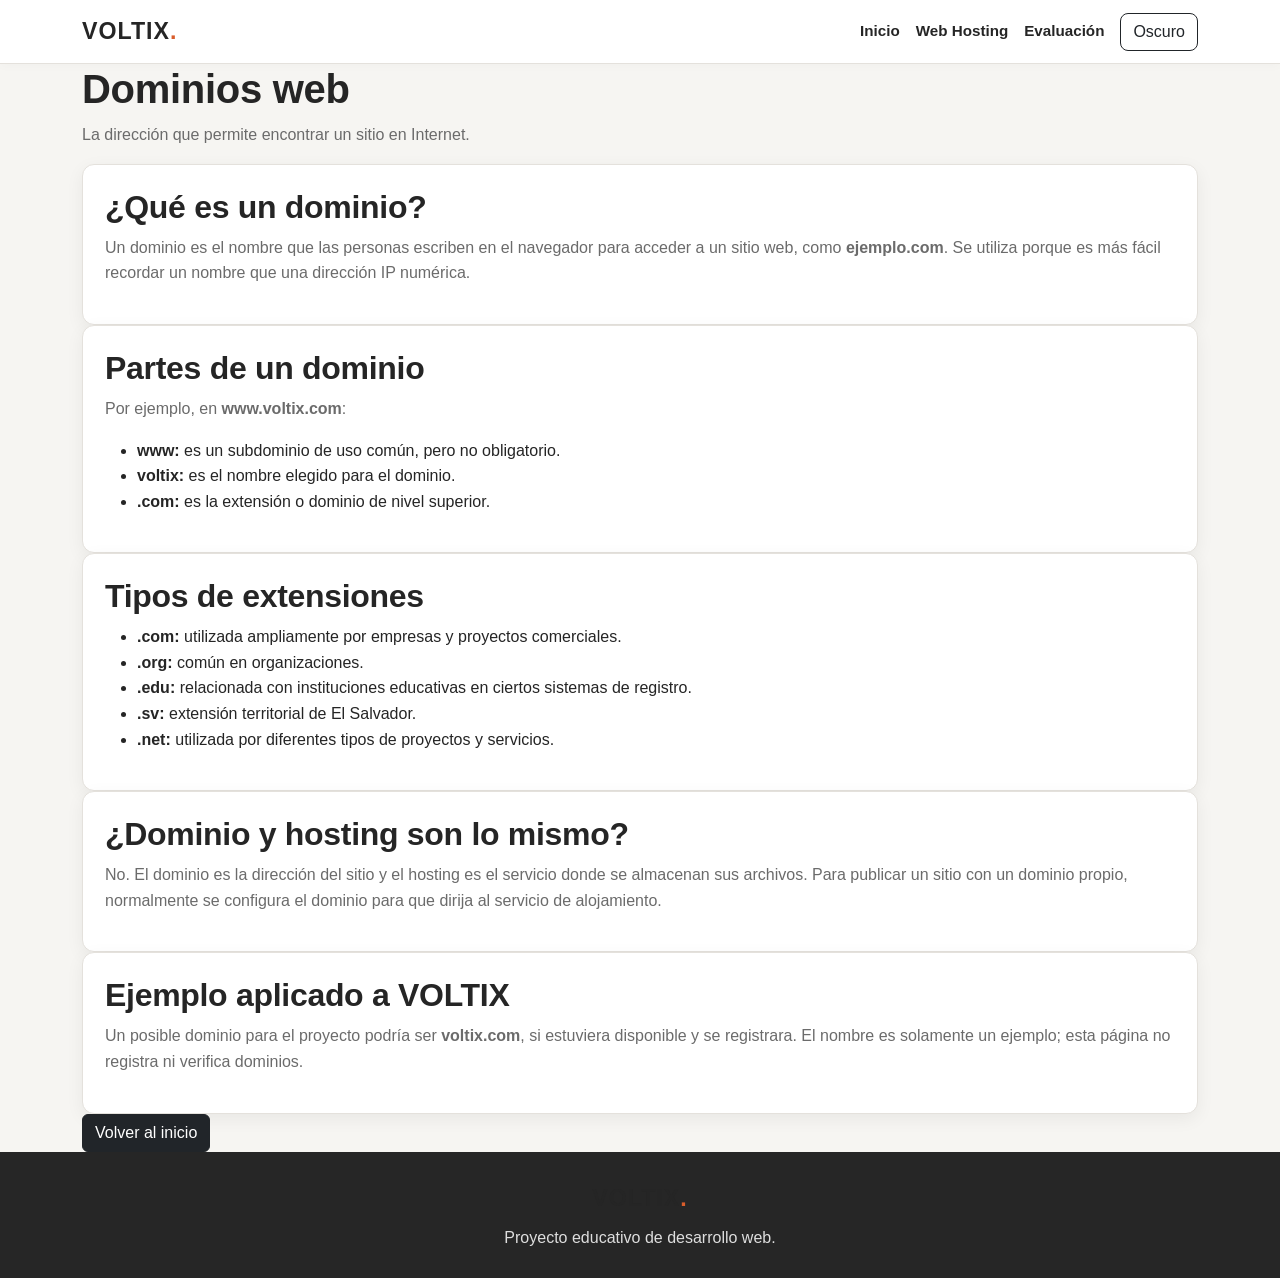
<file: dominios.html>
<!DOCTYPE html>
<html lang="es">
<head>
  <meta charset="UTF-8">
  <meta name="viewport" content="width=device-width, initial-scale=1.0">
  <title>Dominios | VOLTIX</title>
  <link href="https://cdn.jsdelivr.net/npm/bootstrap@5.3.3/dist/css/bootstrap.min.css" rel="stylesheet">
  <link rel="stylesheet" href="style.css">
</head>
<body>
  <nav class="navbar navbar-expand-lg sticky-top">
    <div class="container">
      <a class="navbar-brand fw-bold" href="index.html">VOLTIX<span>.</span></a>
      <button class="navbar-toggler" data-bs-toggle="collapse" data-bs-target="#menu">
        <span class="navbar-toggler-icon"></span>
      </button>
      <div class="collapse navbar-collapse" id="menu">
        <ul class="navbar-nav ms-auto align-items-lg-center">
          <li class="nav-item"><a class="nav-link" href="index.html">Inicio</a></li>
          <li class="nav-item"><a class="nav-link" href="hosting.html">Web Hosting</a></li>
          <li class="nav-item"><a class="nav-link" href="evaluacion.html">Evaluación</a></li>
          <li class="nav-item"><button class="btn btn-outline-dark ms-lg-2" id="modoBtn">🌙 Modo oscuro</button></li>
        </ul>
      </div>
    </div>
  </nav>

  <header class="page-header">
    <div class="container">
      <h1>Dominios web</h1>
      <p>La dirección que permite encontrar un sitio en Internet.</p>
    </div>
  </header>

  <main class="container content-section">
    <section class="info-card">
      <h2>¿Qué es un dominio?</h2>
      <p>Un dominio es el nombre que las personas escriben en el navegador para acceder a un sitio web, como <strong>ejemplo.com</strong>. Se utiliza porque es más fácil recordar un nombre que una dirección IP numérica.</p>
    </section>

    <section class="info-card">
      <h2>Partes de un dominio</h2>
      <p>Por ejemplo, en <strong>www.voltix.com</strong>:</p>
      <ul>
        <li><strong>www:</strong> es un subdominio de uso común, pero no obligatorio.</li>
        <li><strong>voltix:</strong> es el nombre elegido para el dominio.</li>
        <li><strong>.com:</strong> es la extensión o dominio de nivel superior.</li>
      </ul>
    </section>

    <section class="info-card">
      <h2>Tipos de extensiones</h2>
      <ul>
        <li><strong>.com:</strong> utilizada ampliamente por empresas y proyectos comerciales.</li>
        <li><strong>.org:</strong> común en organizaciones.</li>
        <li><strong>.edu:</strong> relacionada con instituciones educativas en ciertos sistemas de registro.</li>
        <li><strong>.sv:</strong> extensión territorial de El Salvador.</li>
        <li><strong>.net:</strong> utilizada por diferentes tipos de proyectos y servicios.</li>
      </ul>
    </section>

    <section class="info-card">
      <h2>¿Dominio y hosting son lo mismo?</h2>
      <p>No. El dominio es la dirección del sitio y el hosting es el servicio donde se almacenan sus archivos. Para publicar un sitio con un dominio propio, normalmente se configura el dominio para que dirija al servicio de alojamiento.</p>
    </section>

    <section class="info-card">
      <h2>Ejemplo aplicado a VOLTIX</h2>
      <p>Un posible dominio para el proyecto podría ser <strong>voltix.com</strong>, si estuviera disponible y se registrara. El nombre es solamente un ejemplo; esta página no registra ni verifica dominios.</p>
    </section>

    <a href="index.html" class="btn btn-dark">Volver al inicio</a>
  </main>

  <footer class="footer text-center">
    <div class="container">
      <a class="navbar-brand fw-bold" href="index.html">VOLTIX<span>.</span></a>
      <p class="mt-2 mb-0">Proyecto educativo de desarrollo web.</p>
    </div>
  </footer>

  <script src="https://code.jquery.com/jquery-3.7.1.min.js"></script>
  <script src="https://cdn.jsdelivr.net/npm/bootstrap@5.3.3/dist/js/bootstrap.bundle.min.js"></script>
  <script src="script.js"></script>
</body>
</html>
</file>
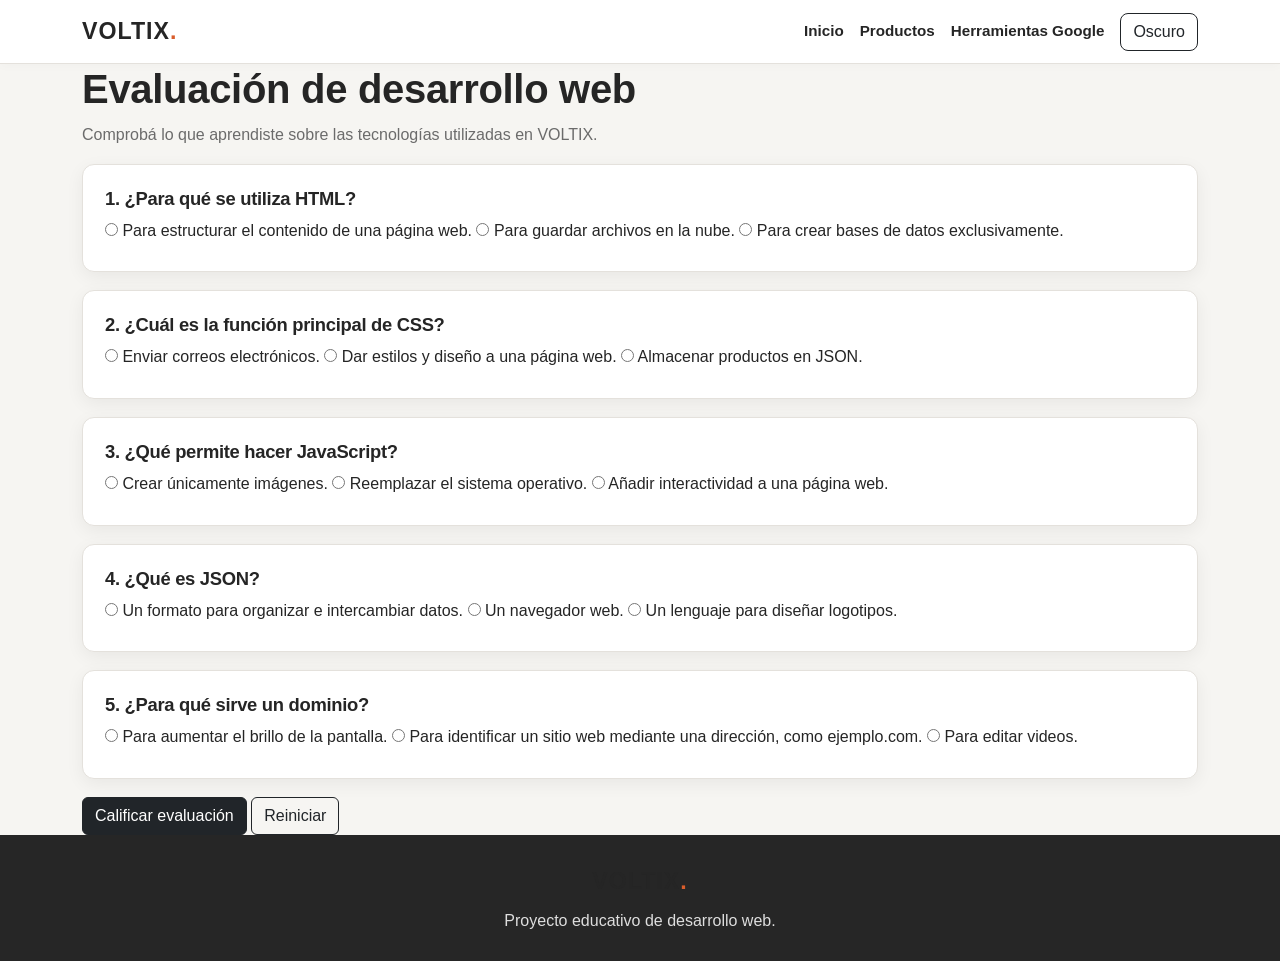
<file: evaluacion.html>
<!DOCTYPE html>
<html lang="es">
<head>
  <meta charset="UTF-8">
  <meta name="viewport" content="width=device-width, initial-scale=1.0">
  <title>Evaluación | VOLTIX</title>
  <link href="https://cdn.jsdelivr.net/npm/bootstrap@5.3.3/dist/css/bootstrap.min.css" rel="stylesheet">
  <link rel="stylesheet" href="style.css">
</head>
<body>
  <nav class="navbar navbar-expand-lg sticky-top">
    <div class="container">
      <a class="navbar-brand fw-bold" href="index.html">VOLTIX<span>.</span></a>
      <button class="navbar-toggler" data-bs-toggle="collapse" data-bs-target="#menu">
        <span class="navbar-toggler-icon"></span>
      </button>
      <div class="collapse navbar-collapse" id="menu">
        <ul class="navbar-nav ms-auto align-items-lg-center">
          <li class="nav-item"><a class="nav-link" href="index.html">Inicio</a></li>
          <li class="nav-item"><a class="nav-link" href="producto.html">Productos</a></li>
          <li class="nav-item"><a class="nav-link" href="herramientas-google.html">Herramientas Google</a></li>
          <li class="nav-item"><button class="btn btn-outline-dark ms-lg-2" id="modoBtn">🌙 Modo oscuro</button></li>
        </ul>
      </div>
    </div>
  </nav>

  <header class="page-header">
    <div class="container">
      <h1>Evaluación de desarrollo web</h1>
      <p>Comprobá lo que aprendiste sobre las tecnologías utilizadas en VOLTIX.</p>
    </div>
  </header>

  <main class="container section">
    <form id="quizForm">
      <div class="question-card">
        <h3>1. ¿Para qué se utiliza HTML?</h3>
        <label><input type="radio" name="p1" value="a" required> Para estructurar el contenido de una página web.</label>
        <label><input type="radio" name="p1" value="b"> Para guardar archivos en la nube.</label>
        <label><input type="radio" name="p1" value="c"> Para crear bases de datos exclusivamente.</label>
      </div>

      <div class="question-card">
        <h3>2. ¿Cuál es la función principal de CSS?</h3>
        <label><input type="radio" name="p2" value="a" required> Enviar correos electrónicos.</label>
        <label><input type="radio" name="p2" value="b"> Dar estilos y diseño a una página web.</label>
        <label><input type="radio" name="p2" value="c"> Almacenar productos en JSON.</label>
      </div>

      <div class="question-card">
        <h3>3. ¿Qué permite hacer JavaScript?</h3>
        <label><input type="radio" name="p3" value="a" required> Crear únicamente imágenes.</label>
        <label><input type="radio" name="p3" value="b"> Reemplazar el sistema operativo.</label>
        <label><input type="radio" name="p3" value="c"> Añadir interactividad a una página web.</label>
      </div>

      <div class="question-card">
        <h3>4. ¿Qué es JSON?</h3>
        <label><input type="radio" name="p4" value="a" required> Un formato para organizar e intercambiar datos.</label>
        <label><input type="radio" name="p4" value="b"> Un navegador web.</label>
        <label><input type="radio" name="p4" value="c"> Un lenguaje para diseñar logotipos.</label>
      </div>

      <div class="question-card">
        <h3>5. ¿Para qué sirve un dominio?</h3>
        <label><input type="radio" name="p5" value="a" required> Para aumentar el brillo de la pantalla.</label>
        <label><input type="radio" name="p5" value="b"> Para identificar un sitio web mediante una dirección, como ejemplo.com.</label>
        <label><input type="radio" name="p5" value="c"> Para editar videos.</label>
      </div>

      <button class="btn btn-dark" type="submit">Calificar evaluación</button>
      <button class="btn btn-outline-dark" type="reset" id="reiniciarQuiz">Reiniciar</button>
    </form>

    <div id="resultadoQuiz" class="resultado" aria-live="polite" hidden></div>
  </main>

  <footer class="footer text-center">
    <div class="container">
      <a class="navbar-brand fw-bold" href="index.html">VOLTIX<span>.</span></a>
      <p class="mt-2 mb-0">Proyecto educativo de desarrollo web.</p>
    </div>
  </footer>

  <script src="https://code.jquery.com/jquery-3.7.1.min.js"></script>
  <script src="https://cdn.jsdelivr.net/npm/bootstrap@5.3.3/dist/js/bootstrap.bundle.min.js"></script>
  <script src="script.js"></script>
  <script>
    $("#quizForm").on("submit", function (evento) {
      evento.preventDefault();

      const respuestas = {
        p1: "a",
        p2: "b",
        p3: "c",
        p4: "a",
        p5: "b"
      };

      let puntos = 0;

      Object.keys(respuestas).forEach(function (pregunta) {
        if ($('input[name="' + pregunta + '"]:checked').val() === respuestas[pregunta]) {
          puntos++;
        }
      });

      const nota = (puntos / 5) * 10;
      const resultado = $("#resultadoQuiz");

      resultado.prop("hidden", false);
      resultado.html(
        "<h3>Tu resultado: " + puntos + " de 5</h3>" +
        "<p>Calificación: " + nota.toFixed(1) + " / 10</p>" +
        "<p>" + (puntos === 5 ? "¡Excelente trabajo!" : "Repasá los temas e intentá nuevamente.") + "</p>"
      );
    });

    $("#reiniciarQuiz").on("click", function () {
      $("#resultadoQuiz").prop("hidden", true).empty();
    });
  </script>
</body>
</html>
</file>
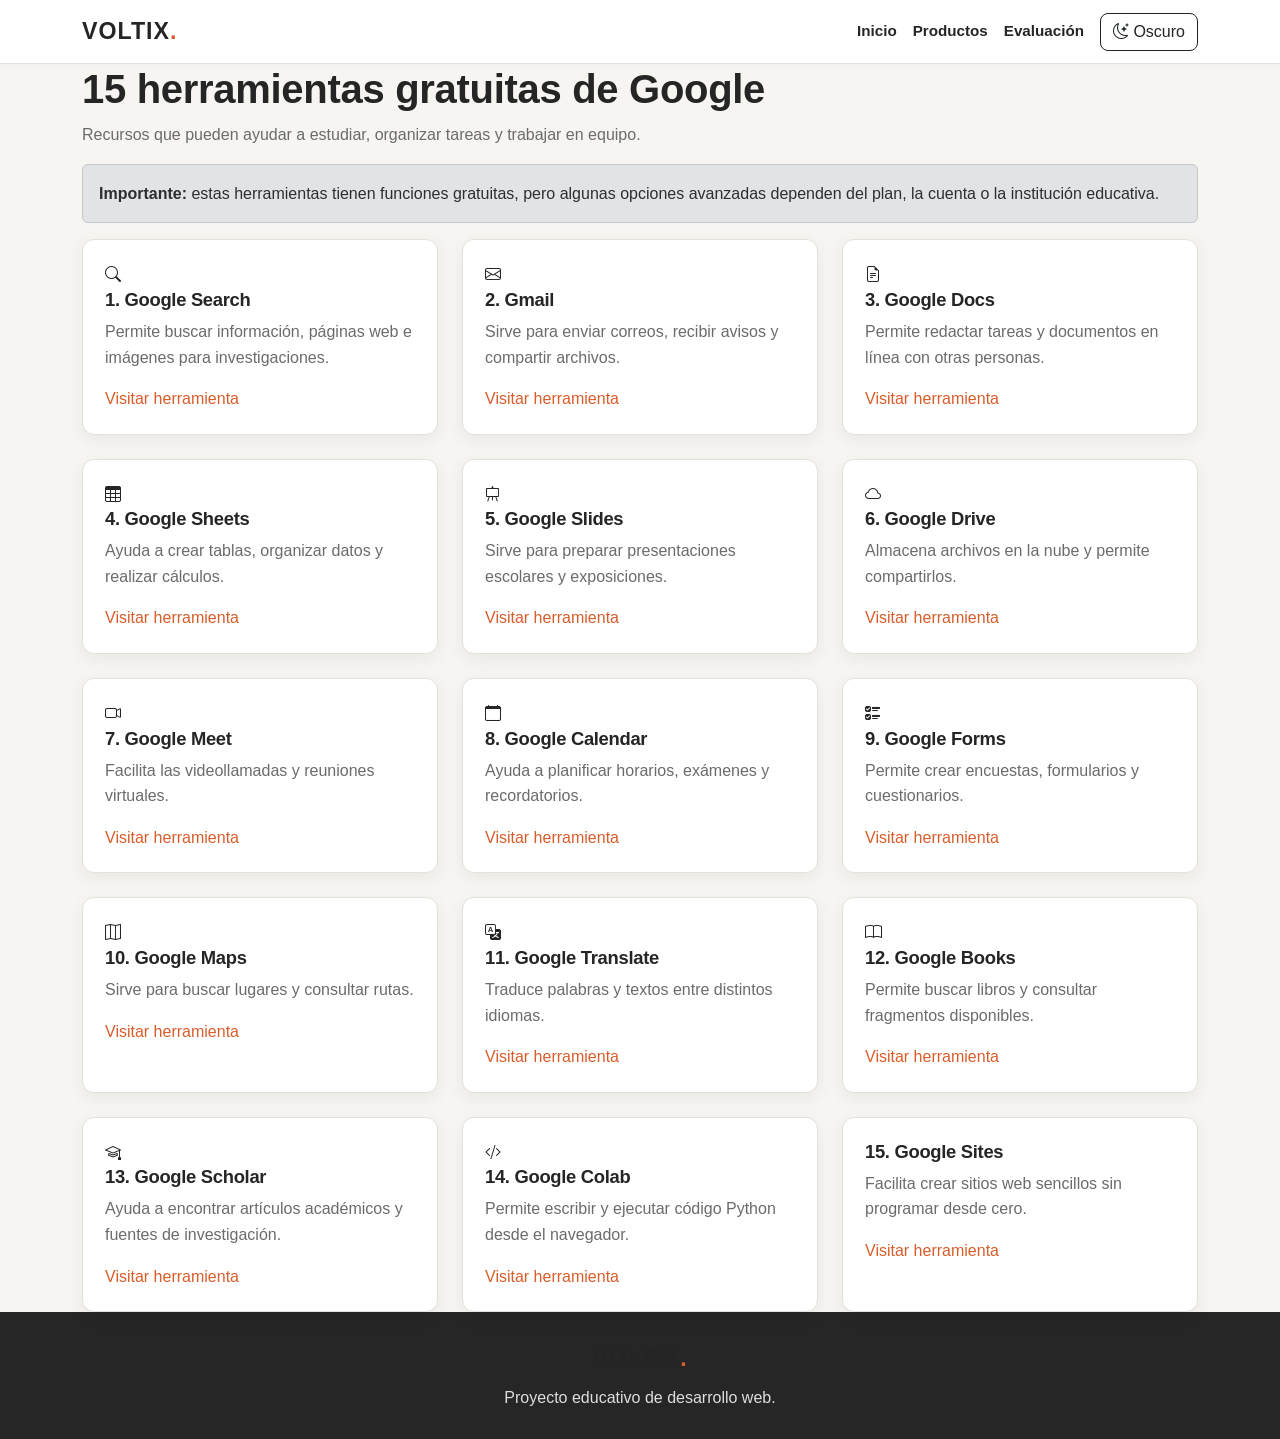
<file: herramientas-google.html>
<!DOCTYPE html>
<html lang="es">
<head>
  <meta charset="UTF-8">
  <meta name="viewport" content="width=device-width, initial-scale=1.0">
  <title>Herramientas de Google | VOLTIX</title>
  <link href="https://cdn.jsdelivr.net/npm/bootstrap@5.3.3/dist/css/bootstrap.min.css" rel="stylesheet">
  <link href="https://cdn.jsdelivr.net/npm/bootstrap-icons@1.11.3/font/bootstrap-icons.min.css" rel="stylesheet">
  <link rel="stylesheet" href="style.css">
</head>
<body>
  <nav class="navbar navbar-expand-lg sticky-top">
    <div class="container">
      <a class="navbar-brand fw-bold" href="index.html">VOLTIX<span>.</span></a>
      <button class="navbar-toggler" data-bs-toggle="collapse" data-bs-target="#menu">
        <span class="navbar-toggler-icon"></span>
      </button>
      <div class="collapse navbar-collapse" id="menu">
        <ul class="navbar-nav ms-auto align-items-lg-center">
          <li class="nav-item"><a class="nav-link" href="index.html">Inicio</a></li>
          <li class="nav-item"><a class="nav-link" href="producto.html">Productos</a></li>
          <li class="nav-item"><a class="nav-link" href="evaluacion.html">Evaluación</a></li>
          <li class="nav-item"><button class="btn btn-outline-dark ms-lg-2" id="modoBtn">🌙 Modo oscuro</button></li>
        </ul>
      </div>
    </div>
  </nav>

  <header class="page-header">
    <div class="container">
      <h1>15 herramientas gratuitas de Google</h1>
      <p>Recursos que pueden ayudar a estudiar, organizar tareas y trabajar en equipo.</p>
    </div>
  </header>

  <main class="container section">
    <div class="alert alert-secondary">
      <strong>Importante:</strong> estas herramientas tienen funciones gratuitas, pero algunas opciones avanzadas dependen del plan, la cuenta o la institución educativa.
    </div>

    <div class="row g-4">
      <div class="col-md-6 col-lg-4"><article class="tool-card"><i class="bi bi-search"></i><h3>1. Google Search</h3><p>Permite buscar información, páginas web e imágenes para investigaciones.</p><a href="https://www.google.com/" target="_blank" rel="noopener">Visitar herramienta</a></article></div>
      <div class="col-md-6 col-lg-4"><article class="tool-card"><i class="bi bi-envelope"></i><h3>2. Gmail</h3><p>Sirve para enviar correos, recibir avisos y compartir archivos.</p><a href="https://mail.google.com/" target="_blank" rel="noopener">Visitar herramienta</a></article></div>
      <div class="col-md-6 col-lg-4"><article class="tool-card"><i class="bi bi-file-earmark-text"></i><h3>3. Google Docs</h3><p>Permite redactar tareas y documentos en línea con otras personas.</p><a href="https://docs.google.com/" target="_blank" rel="noopener">Visitar herramienta</a></article></div>
      <div class="col-md-6 col-lg-4"><article class="tool-card"><i class="bi bi-table"></i><h3>4. Google Sheets</h3><p>Ayuda a crear tablas, organizar datos y realizar cálculos.</p><a href="https://sheets.google.com/" target="_blank" rel="noopener">Visitar herramienta</a></article></div>
      <div class="col-md-6 col-lg-4"><article class="tool-card"><i class="bi bi-easel"></i><h3>5. Google Slides</h3><p>Sirve para preparar presentaciones escolares y exposiciones.</p><a href="https://slides.google.com/" target="_blank" rel="noopener">Visitar herramienta</a></article></div>
      <div class="col-md-6 col-lg-4"><article class="tool-card"><i class="bi bi-cloud"></i><h3>6. Google Drive</h3><p>Almacena archivos en la nube y permite compartirlos.</p><a href="https://drive.google.com/" target="_blank" rel="noopener">Visitar herramienta</a></article></div>
      <div class="col-md-6 col-lg-4"><article class="tool-card"><i class="bi bi-camera-video"></i><h3>7. Google Meet</h3><p>Facilita las videollamadas y reuniones virtuales.</p><a href="https://meet.google.com/" target="_blank" rel="noopener">Visitar herramienta</a></article></div>
      <div class="col-md-6 col-lg-4"><article class="tool-card"><i class="bi bi-calendar"></i><h3>8. Google Calendar</h3><p>Ayuda a planificar horarios, exámenes y recordatorios.</p><a href="https://calendar.google.com/" target="_blank" rel="noopener">Visitar herramienta</a></article></div>
      <div class="col-md-6 col-lg-4"><article class="tool-card"><i class="bi bi-ui-checks"></i><h3>9. Google Forms</h3><p>Permite crear encuestas, formularios y cuestionarios.</p><a href="https://forms.google.com/" target="_blank" rel="noopener">Visitar herramienta</a></article></div>
      <div class="col-md-6 col-lg-4"><article class="tool-card"><i class="bi bi-map"></i><h3>10. Google Maps</h3><p>Sirve para buscar lugares y consultar rutas.</p><a href="https://maps.google.com/" target="_blank" rel="noopener">Visitar herramienta</a></article></div>
      <div class="col-md-6 col-lg-4"><article class="tool-card"><i class="bi bi-translate"></i><h3>11. Google Translate</h3><p>Traduce palabras y textos entre distintos idiomas.</p><a href="https://translate.google.com/" target="_blank" rel="noopener">Visitar herramienta</a></article></div>
      <div class="col-md-6 col-lg-4"><article class="tool-card"><i class="bi bi-book"></i><h3>12. Google Books</h3><p>Permite buscar libros y consultar fragmentos disponibles.</p><a href="https://books.google.com/" target="_blank" rel="noopener">Visitar herramienta</a></article></div>
      <div class="col-md-6 col-lg-4"><article class="tool-card"><i class="bi bi-mortarboard"></i><h3>13. Google Scholar</h3><p>Ayuda a encontrar artículos académicos y fuentes de investigación.</p><a href="https://scholar.google.com/" target="_blank" rel="noopener">Visitar herramienta</a></article></div>
      <div class="col-md-6 col-lg-4"><article class="tool-card"><i class="bi bi-code-slash"></i><h3>14. Google Colab</h3><p>Permite escribir y ejecutar código Python desde el navegador.</p><a href="https://colab.research.google.com/" target="_blank" rel="noopener">Visitar herramienta</a></article></div>
      <div class="col-md-6 col-lg-4"><article class="tool-card"><i class="bi bi-earth"></i><h3>15. Google Sites</h3><p>Facilita crear sitios web sencillos sin programar desde cero.</p><a href="https://sites.google.com/" target="_blank" rel="noopener">Visitar herramienta</a></article></div>
    </div>
  </main>

  <footer class="footer text-center">
    <div class="container">
      <a class="navbar-brand fw-bold" href="index.html">VOLTIX<span>.</span></a>
      <p class="mt-2 mb-0">Proyecto educativo de desarrollo web.</p>
    </div>
  </footer>

  <script src="https://code.jquery.com/jquery-3.7.1.min.js"></script>
  <script src="https://cdn.jsdelivr.net/npm/bootstrap@5.3.3/dist/js/bootstrap.bundle.min.js"></script>
  <script src="script.js"></script>
</body>
</html>
</file>
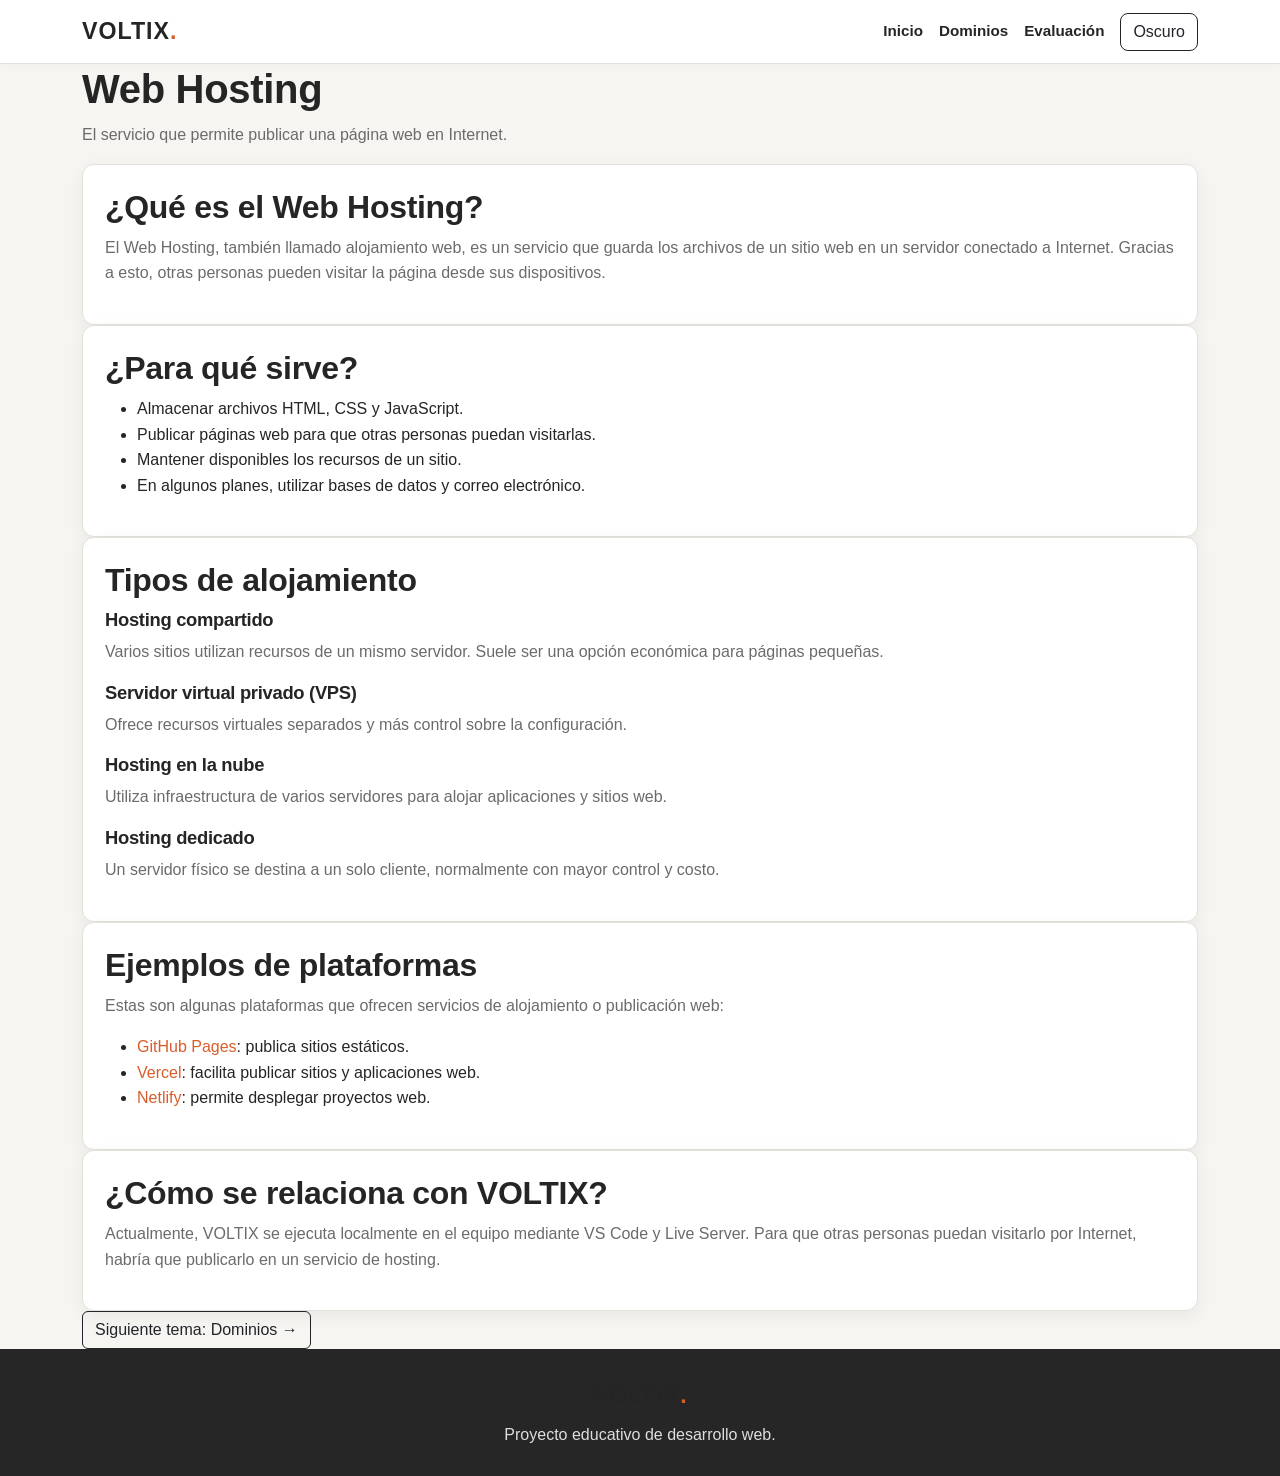
<file: hosting.html>
<!DOCTYPE html>
<html lang="es">
<head>
  <meta charset="UTF-8">
  <meta name="viewport" content="width=device-width, initial-scale=1.0">
  <title>Web Hosting | VOLTIX</title>
  <link href="https://cdn.jsdelivr.net/npm/bootstrap@5.3.3/dist/css/bootstrap.min.css" rel="stylesheet">
  <link rel="stylesheet" href="style.css">
</head>
<body>
  <nav class="navbar navbar-expand-lg sticky-top">
    <div class="container">
      <a class="navbar-brand fw-bold" href="index.html">VOLTIX<span>.</span></a>
      <button class="navbar-toggler" data-bs-toggle="collapse" data-bs-target="#menu">
        <span class="navbar-toggler-icon"></span>
      </button>
      <div class="collapse navbar-collapse" id="menu">
        <ul class="navbar-nav ms-auto align-items-lg-center">
          <li class="nav-item"><a class="nav-link" href="index.html">Inicio</a></li>
          <li class="nav-item"><a class="nav-link" href="dominios.html">Dominios</a></li>
          <li class="nav-item"><a class="nav-link" href="evaluacion.html">Evaluación</a></li>
          <li class="nav-item"><button class="btn btn-outline-dark ms-lg-2" id="modoBtn">🌙 Modo oscuro</button></li>
        </ul>
      </div>
    </div>
  </nav>

  <header class="page-header">
    <div class="container">
      <h1>Web Hosting</h1>
      <p>El servicio que permite publicar una página web en Internet.</p>
    </div>
  </header>

  <main class="container content-section">
    <section class="info-card">
      <h2>¿Qué es el Web Hosting?</h2>
      <p>El Web Hosting, también llamado alojamiento web, es un servicio que guarda los archivos de un sitio web en un servidor conectado a Internet. Gracias a esto, otras personas pueden visitar la página desde sus dispositivos.</p>
    </section>

    <section class="info-card">
      <h2>¿Para qué sirve?</h2>
      <ul>
        <li>Almacenar archivos HTML, CSS y JavaScript.</li>
        <li>Publicar páginas web para que otras personas puedan visitarlas.</li>
        <li>Mantener disponibles los recursos de un sitio.</li>
        <li>En algunos planes, utilizar bases de datos y correo electrónico.</li>
      </ul>
    </section>

    <section class="info-card">
      <h2>Tipos de alojamiento</h2>
      <h3>Hosting compartido</h3>
      <p>Varios sitios utilizan recursos de un mismo servidor. Suele ser una opción económica para páginas pequeñas.</p>

      <h3>Servidor virtual privado (VPS)</h3>
      <p>Ofrece recursos virtuales separados y más control sobre la configuración.</p>

      <h3>Hosting en la nube</h3>
      <p>Utiliza infraestructura de varios servidores para alojar aplicaciones y sitios web.</p>

      <h3>Hosting dedicado</h3>
      <p>Un servidor físico se destina a un solo cliente, normalmente con mayor control y costo.</p>
    </section>

    <section class="info-card">
      <h2>Ejemplos de plataformas</h2>
      <p>Estas son algunas plataformas que ofrecen servicios de alojamiento o publicación web:</p>
      <ul>
        <li><a href="https://pages.github.com/" target="_blank" rel="noopener">GitHub Pages</a>: publica sitios estáticos.</li>
        <li><a href="https://vercel.com/" target="_blank" rel="noopener">Vercel</a>: facilita publicar sitios y aplicaciones web.</li>
        <li><a href="https://www.netlify.com/" target="_blank" rel="noopener">Netlify</a>: permite desplegar proyectos web.</li>
      </ul>
    </section>

    <section class="info-card">
      <h2>¿Cómo se relaciona con VOLTIX?</h2>
      <p>Actualmente, VOLTIX se ejecuta localmente en el equipo mediante VS Code y Live Server. Para que otras personas puedan visitarlo por Internet, habría que publicarlo en un servicio de hosting.</p>
    </section>

    <a href="dominios.html" class="btn btn-outline-dark">Siguiente tema: Dominios →</a>
  </main>

  <footer class="footer text-center">
    <div class="container">
      <a class="navbar-brand fw-bold" href="index.html">VOLTIX<span>.</span></a>
      <p class="mt-2 mb-0">Proyecto educativo de desarrollo web.</p>
    </div>
  </footer>

  <script src="https://code.jquery.com/jquery-3.7.1.min.js"></script>
  <script src="https://cdn.jsdelivr.net/npm/bootstrap@5.3.3/dist/js/bootstrap.bundle.min.js"></script>
  <script src="script.js"></script>
</body>
</html>
</file>
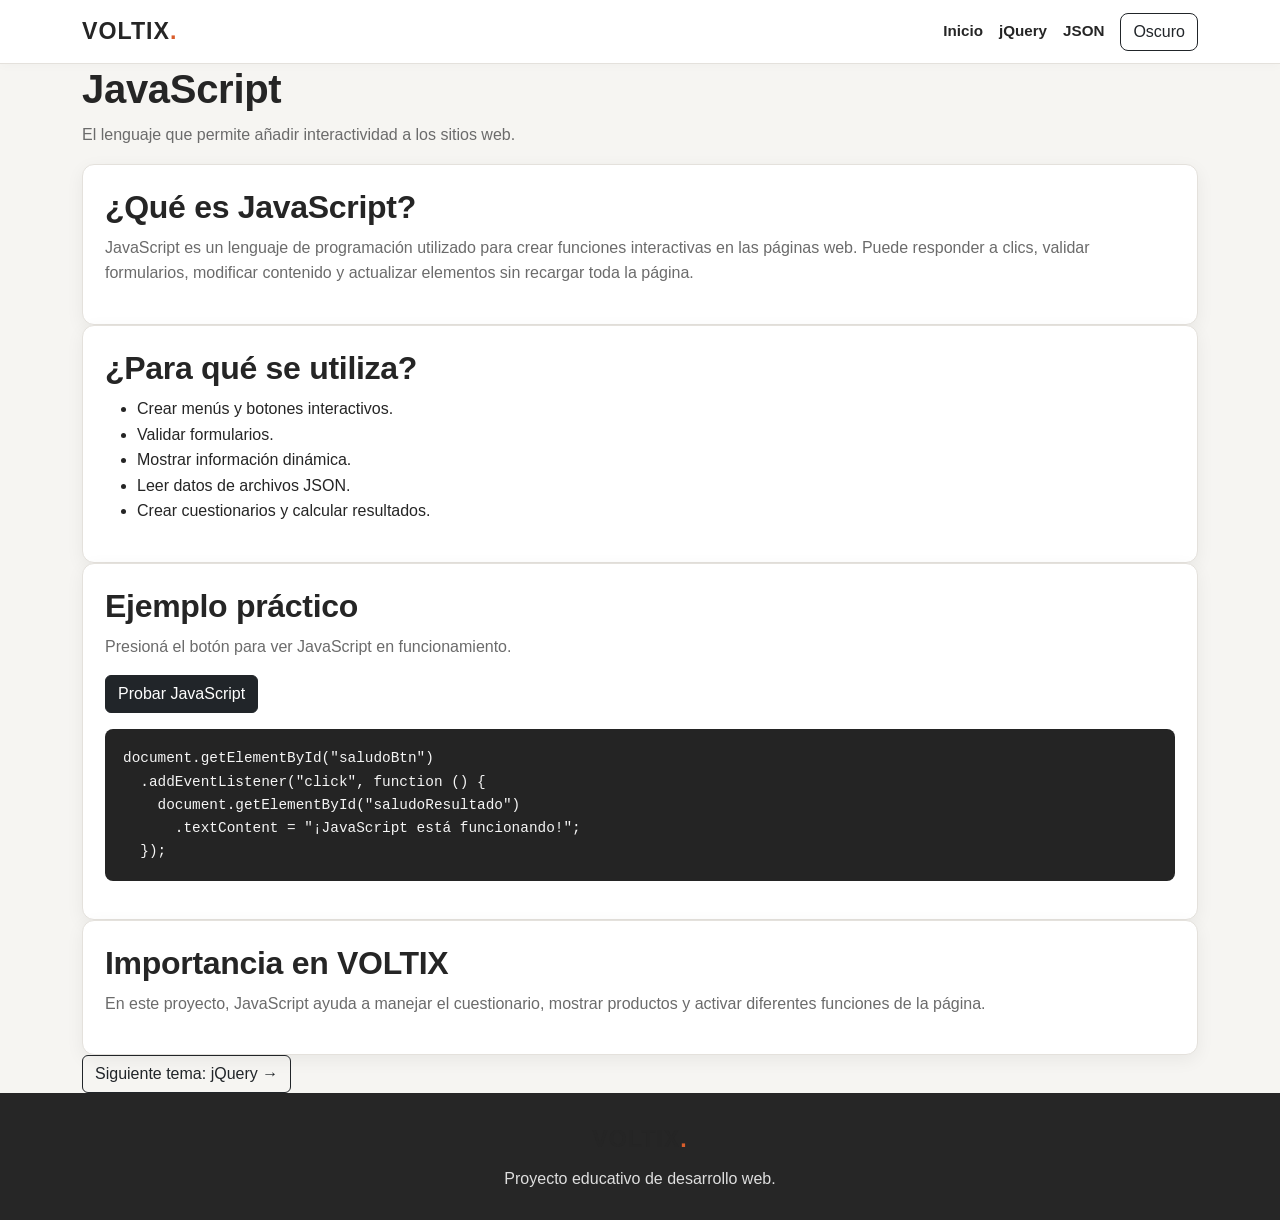
<file: javascript.html>
<!DOCTYPE html>
<html lang="es">
<head>
  <meta charset="UTF-8">
  <meta name="viewport" content="width=device-width, initial-scale=1.0">
  <title>JavaScript | VOLTIX</title>
  <link href="https://cdn.jsdelivr.net/npm/bootstrap@5.3.3/dist/css/bootstrap.min.css" rel="stylesheet">
  <link rel="stylesheet" href="style.css">
</head>
<body>
  <nav class="navbar navbar-expand-lg sticky-top">
    <div class="container">
      <a class="navbar-brand fw-bold" href="index.html">VOLTIX<span>.</span></a>
      <button class="navbar-toggler" data-bs-toggle="collapse" data-bs-target="#menu">
        <span class="navbar-toggler-icon"></span>
      </button>
      <div class="collapse navbar-collapse" id="menu">
        <ul class="navbar-nav ms-auto align-items-lg-center">
          <li class="nav-item"><a class="nav-link" href="index.html">Inicio</a></li>
          <li class="nav-item"><a class="nav-link" href="jquery.html">jQuery</a></li>
          <li class="nav-item"><a class="nav-link" href="json.html">JSON</a></li>
          <li class="nav-item"><button class="btn btn-outline-dark ms-lg-2" id="modoBtn">🌙 Modo oscuro</button></li>
        </ul>
      </div>
    </div>
  </nav>

  <header class="page-header">
    <div class="container">
      <h1>JavaScript</h1>
      <p>El lenguaje que permite añadir interactividad a los sitios web.</p>
    </div>
  </header>

  <main class="container content-section">
    <section class="info-card">
      <h2>¿Qué es JavaScript?</h2>
      <p>JavaScript es un lenguaje de programación utilizado para crear funciones interactivas en las páginas web. Puede responder a clics, validar formularios, modificar contenido y actualizar elementos sin recargar toda la página.</p>
    </section>

    <section class="info-card">
      <h2>¿Para qué se utiliza?</h2>
      <ul>
        <li>Crear menús y botones interactivos.</li>
        <li>Validar formularios.</li>
        <li>Mostrar información dinámica.</li>
        <li>Leer datos de archivos JSON.</li>
        <li>Crear cuestionarios y calcular resultados.</li>
      </ul>
    </section>

    <section class="info-card">
      <h2>Ejemplo práctico</h2>
      <p>Presioná el botón para ver JavaScript en funcionamiento.</p>
      <button class="btn btn-dark" id="saludoBtn">Probar JavaScript</button>
      <p id="saludoResultado" class="mt-3" aria-live="polite"></p>
      <pre class="code-example"><code>document.getElementById("saludoBtn")
  .addEventListener("click", function () {
    document.getElementById("saludoResultado")
      .textContent = "¡JavaScript está funcionando!";
  });</code></pre>
    </section>

    <section class="info-card">
      <h2>Importancia en VOLTIX</h2>
      <p>En este proyecto, JavaScript ayuda a manejar el cuestionario, mostrar productos y activar diferentes funciones de la página.</p>
    </section>

    <a href="jquery.html" class="btn btn-outline-dark">Siguiente tema: jQuery →</a>
  </main>

  <footer class="footer text-center">
    <div class="container">
      <a class="navbar-brand fw-bold" href="index.html">VOLTIX<span>.</span></a>
      <p class="mt-2 mb-0">Proyecto educativo de desarrollo web.</p>
    </div>
  </footer>

  <script src="https://code.jquery.com/jquery-3.7.1.min.js"></script>
  <script src="https://cdn.jsdelivr.net/npm/bootstrap@5.3.3/dist/js/bootstrap.bundle.min.js"></script>
  <script src="script.js"></script>
  <script>
    document.getElementById("saludoBtn").addEventListener("click", function () {
      document.getElementById("saludoResultado").textContent =
        "¡JavaScript está funcionando correctamente!";
    });
  </script>
</body>
</html>
</file>
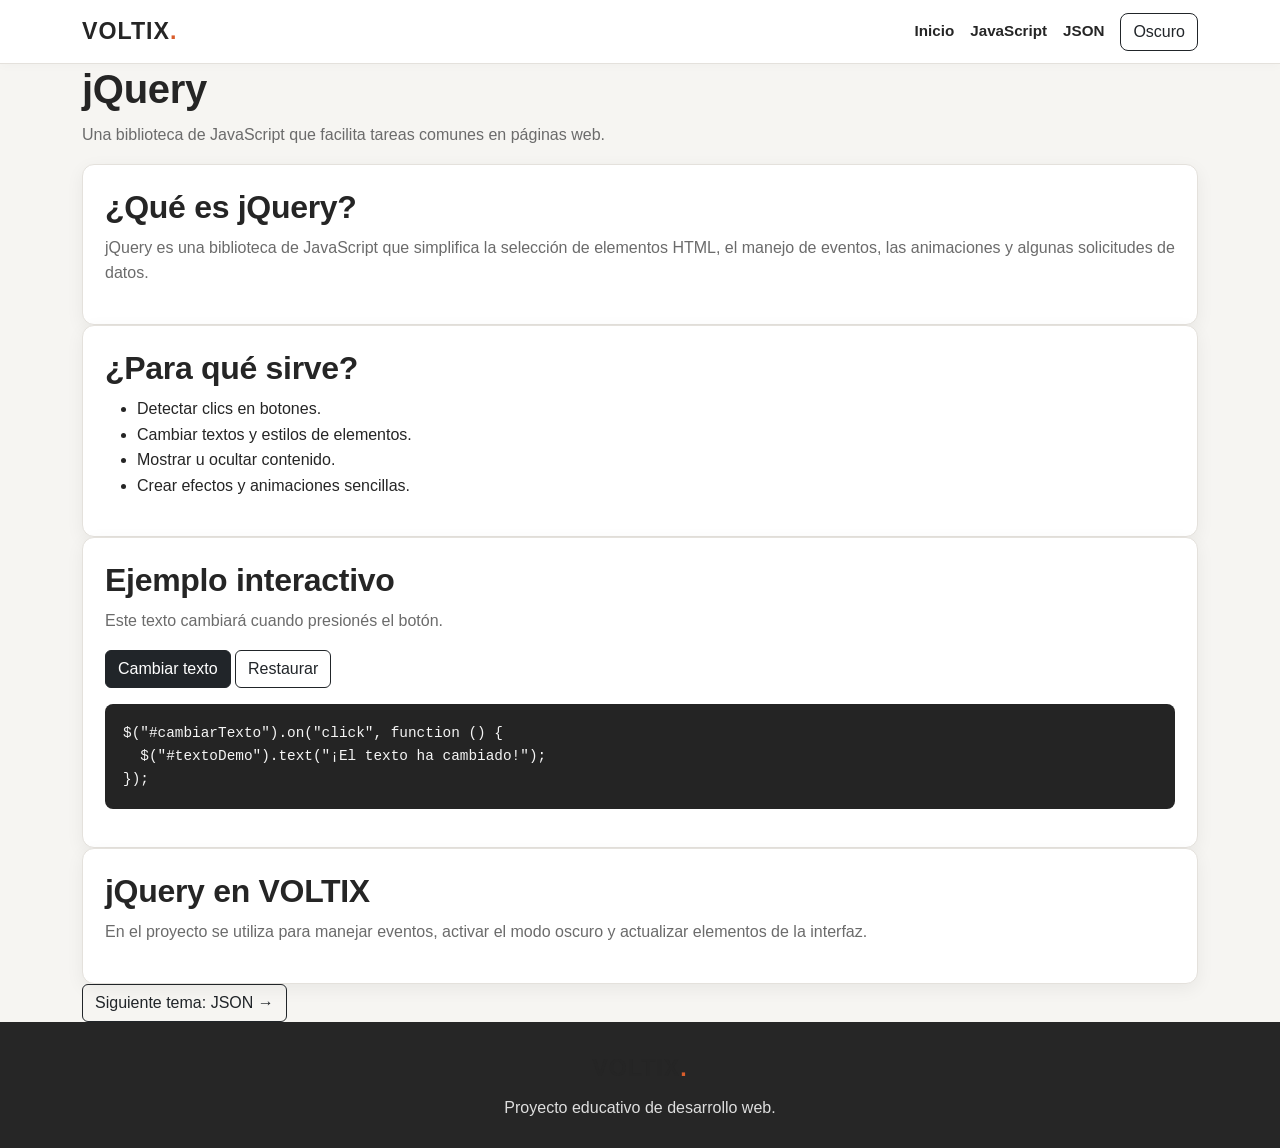
<file: jquery.html>
<!DOCTYPE html>
<html lang="es">
<head>
  <meta charset="UTF-8">
  <meta name="viewport" content="width=device-width, initial-scale=1.0">
  <title>jQuery | VOLTIX</title>
  <link href="https://cdn.jsdelivr.net/npm/bootstrap@5.3.3/dist/css/bootstrap.min.css" rel="stylesheet">
  <link rel="stylesheet" href="style.css">
</head>
<body>
  <nav class="navbar navbar-expand-lg sticky-top">
    <div class="container">
      <a class="navbar-brand fw-bold" href="index.html">VOLTIX<span>.</span></a>
      <button class="navbar-toggler" data-bs-toggle="collapse" data-bs-target="#menu">
        <span class="navbar-toggler-icon"></span>
      </button>
      <div class="collapse navbar-collapse" id="menu">
        <ul class="navbar-nav ms-auto align-items-lg-center">
          <li class="nav-item"><a class="nav-link" href="index.html">Inicio</a></li>
          <li class="nav-item"><a class="nav-link" href="javascript.html">JavaScript</a></li>
          <li class="nav-item"><a class="nav-link" href="json.html">JSON</a></li>
          <li class="nav-item"><button class="btn btn-outline-dark ms-lg-2" id="modoBtn">🌙 Modo oscuro</button></li>
        </ul>
      </div>
    </div>
  </nav>

  <header class="page-header">
    <div class="container">
      <h1>jQuery</h1>
      <p>Una biblioteca de JavaScript que facilita tareas comunes en páginas web.</p>
    </div>
  </header>

  <main class="container content-section">
    <section class="info-card">
      <h2>¿Qué es jQuery?</h2>
      <p>jQuery es una biblioteca de JavaScript que simplifica la selección de elementos HTML, el manejo de eventos, las animaciones y algunas solicitudes de datos.</p>
    </section>

    <section class="info-card">
      <h2>¿Para qué sirve?</h2>
      <ul>
        <li>Detectar clics en botones.</li>
        <li>Cambiar textos y estilos de elementos.</li>
        <li>Mostrar u ocultar contenido.</li>
        <li>Crear efectos y animaciones sencillas.</li>
      </ul>
    </section>

    <section class="info-card">
      <h2>Ejemplo interactivo</h2>
      <p id="textoDemo">Este texto cambiará cuando presionés el botón.</p>
      <button class="btn btn-dark" id="cambiarTexto">Cambiar texto</button>
      <button class="btn btn-outline-dark" id="restaurarTexto">Restaurar</button>

      <pre class="code-example mt-3"><code>$("#cambiarTexto").on("click", function () {
  $("#textoDemo").text("¡El texto ha cambiado!");
});</code></pre>
    </section>

    <section class="info-card">
      <h2>jQuery en VOLTIX</h2>
      <p>En el proyecto se utiliza para manejar eventos, activar el modo oscuro y actualizar elementos de la interfaz.</p>
    </section>

    <a href="json.html" class="btn btn-outline-dark">Siguiente tema: JSON →</a>
  </main>

  <footer class="footer text-center">
    <div class="container">
      <a class="navbar-brand fw-bold" href="index.html">VOLTIX<span>.</span></a>
      <p class="mt-2 mb-0">Proyecto educativo de desarrollo web.</p>
    </div>
  </footer>

  <script src="https://code.jquery.com/jquery-3.7.1.min.js"></script>
  <script src="https://cdn.jsdelivr.net/npm/bootstrap@5.3.3/dist/js/bootstrap.bundle.min.js"></script>
  <script src="script.js"></script>
  <script>
    $("#cambiarTexto").on("click", function () {
      $("#textoDemo").text("¡El texto ha cambiado usando jQuery!");
    });

    $("#restaurarTexto").on("click", function () {
      $("#textoDemo").text("Este texto cambiará cuando presionés el botón.");
    });
  </script>
</body>
</html>
</file>
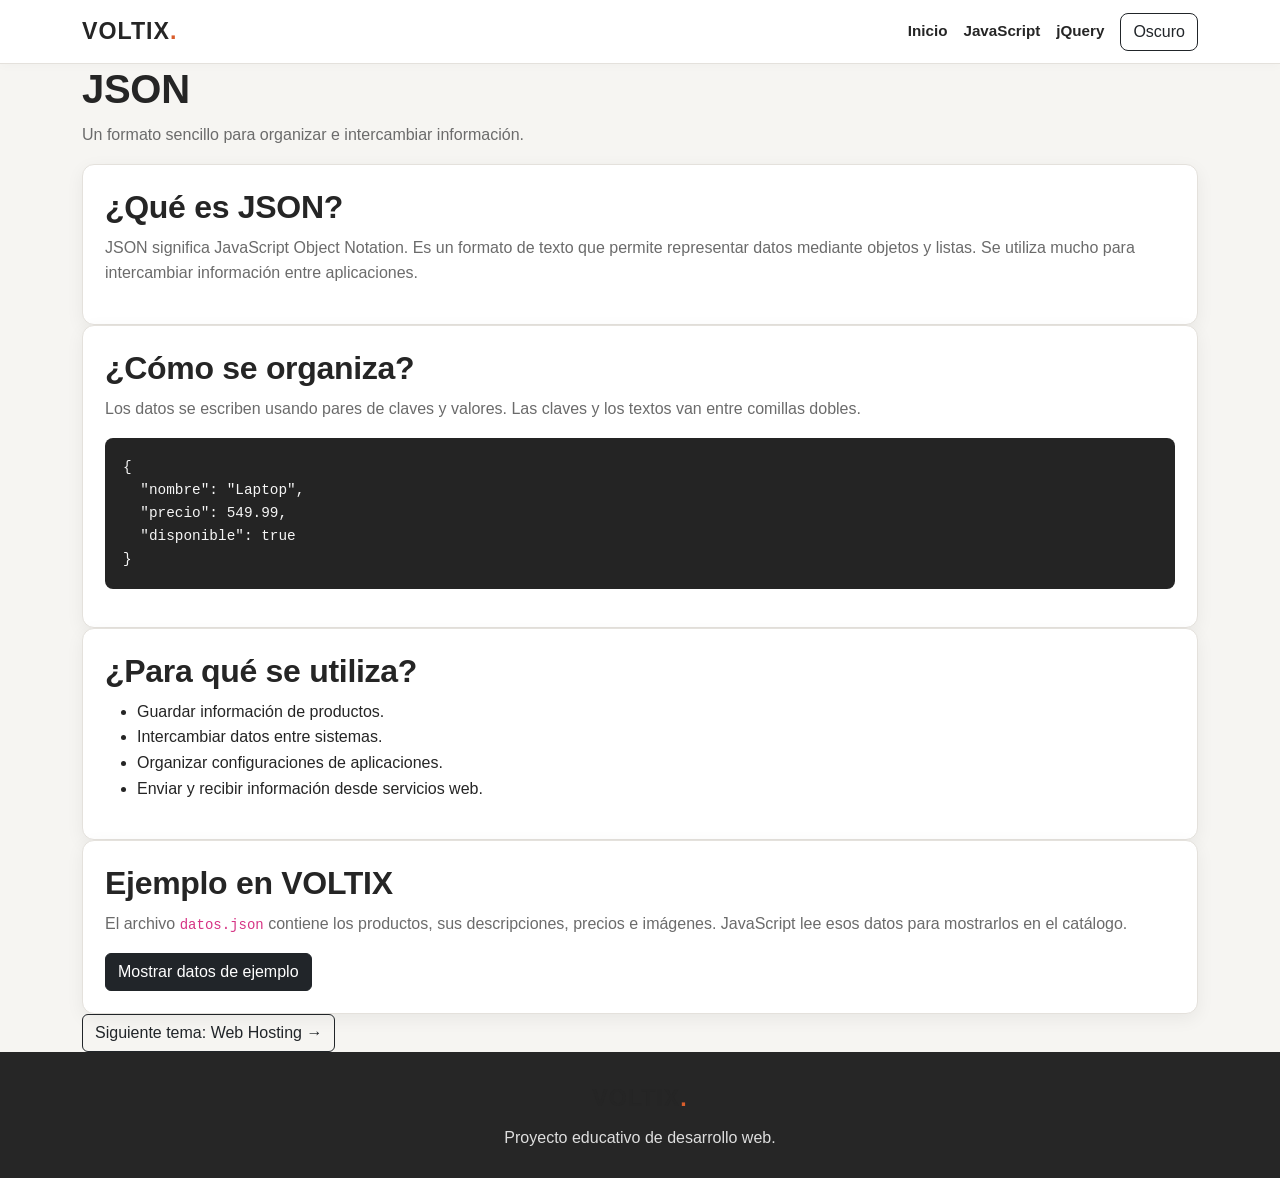
<file: json.html>
<!DOCTYPE html>
<html lang="es">
<head>
  <meta charset="UTF-8">
  <meta name="viewport" content="width=device-width, initial-scale=1.0">
  <title>JSON | VOLTIX</title>
  <link href="https://cdn.jsdelivr.net/npm/bootstrap@5.3.3/dist/css/bootstrap.min.css" rel="stylesheet">
  <link rel="stylesheet" href="style.css">
</head>
<body>
  <nav class="navbar navbar-expand-lg sticky-top">
    <div class="container">
      <a class="navbar-brand fw-bold" href="index.html">VOLTIX<span>.</span></a>
      <button class="navbar-toggler" data-bs-toggle="collapse" data-bs-target="#menu">
        <span class="navbar-toggler-icon"></span>
      </button>
      <div class="collapse navbar-collapse" id="menu">
        <ul class="navbar-nav ms-auto align-items-lg-center">
          <li class="nav-item"><a class="nav-link" href="index.html">Inicio</a></li>
          <li class="nav-item"><a class="nav-link" href="javascript.html">JavaScript</a></li>
          <li class="nav-item"><a class="nav-link" href="jquery.html">jQuery</a></li>
          <li class="nav-item"><button class="btn btn-outline-dark ms-lg-2" id="modoBtn">🌙 Modo oscuro</button></li>
        </ul>
      </div>
    </div>
  </nav>

  <header class="page-header">
    <div class="container">
      <h1>JSON</h1>
      <p>Un formato sencillo para organizar e intercambiar información.</p>
    </div>
  </header>

  <main class="container content-section">
    <section class="info-card">
      <h2>¿Qué es JSON?</h2>
      <p>JSON significa JavaScript Object Notation. Es un formato de texto que permite representar datos mediante objetos y listas. Se utiliza mucho para intercambiar información entre aplicaciones.</p>
    </section>

    <section class="info-card">
      <h2>¿Cómo se organiza?</h2>
      <p>Los datos se escriben usando pares de claves y valores. Las claves y los textos van entre comillas dobles.</p>
      <pre class="code-example"><code>{
  "nombre": "Laptop",
  "precio": 549.99,
  "disponible": true
}</code></pre>
    </section>

    <section class="info-card">
      <h2>¿Para qué se utiliza?</h2>
      <ul>
        <li>Guardar información de productos.</li>
        <li>Intercambiar datos entre sistemas.</li>
        <li>Organizar configuraciones de aplicaciones.</li>
        <li>Enviar y recibir información desde servicios web.</li>
      </ul>
    </section>

    <section class="info-card">
      <h2>Ejemplo en VOLTIX</h2>
      <p>El archivo <code>datos.json</code> contiene los productos, sus descripciones, precios e imágenes. JavaScript lee esos datos para mostrarlos en el catálogo.</p>
      <button class="btn btn-dark" id="verDatos">Mostrar datos de ejemplo</button>
      <pre id="datosEjemplo" class="code-example mt-3" hidden></pre>
    </section>

    <a href="hosting.html" class="btn btn-outline-dark">Siguiente tema: Web Hosting →</a>
  </main>

  <footer class="footer text-center">
    <div class="container">
      <a class="navbar-brand fw-bold" href="index.html">VOLTIX<span>.</span></a>
      <p class="mt-2 mb-0">Proyecto educativo de desarrollo web.</p>
    </div>
  </footer>

  <script src="https://code.jquery.com/jquery-3.7.1.min.js"></script>
  <script src="https://cdn.jsdelivr.net/npm/bootstrap@5.3.3/dist/js/bootstrap.bundle.min.js"></script>
  <script src="script.js"></script>
  <script>
    $("#verDatos").on("click", function () {
      const ejemplo = {
        nombre: "Laptop moderna",
        precio: 549.99,
        disponible: true
      };

      $("#datosEjemplo")
        .text(JSON.stringify(ejemplo, null, 2))
        .prop("hidden", false);
    });
  </script>
</body>
</html>
</file>
<file: style.css>
/* ==========================
   VOLTIX - ESTILOS GENERALES
========================== */

:root {
  --color-principal: #d95d2b;
  --color-principal-hover: #b9471c;
  --color-fondo: #f6f5f2;
  --color-superficie: #ffffff;
  --color-texto: #252525;
  --color-secundario: #6b6b6b;
  --color-borde: #e4e1dc;
  --color-nav: #ffffff;
  --sombra: 0 5px 18px rgba(0, 0, 0, 0.06);
  --radio: 12px;
  --transicion: 0.25s ease;
}

* {
  box-sizing: border-box;
}

html {
  scroll-behavior: smooth;
  scroll-padding-top: 90px;
}

body {
  margin: 0;
  background: var(--color-fondo);
  color: var(--color-texto);
  font-family: Arial, Helvetica, sans-serif;
  line-height: 1.6;
  transition: background var(--transicion), color var(--transicion);
}

img {
  max-width: 100%;
}

a {
  color: var(--color-principal);
  text-decoration: none;
  transition: color var(--transicion);
}

a:hover {
  color: var(--color-principal-hover);
}

button,
input,
select,
textarea {
  font: inherit;
}

button,
.btn {
  transition: background var(--transicion), transform var(--transicion);
}

button:hover,
.btn:hover {
  transform: translateY(-1px);
}

h1,
h2,
h3,
h4,
h5 {
  line-height: 1.25;
  font-weight: 700;
  letter-spacing: -0.3px;
}

p {
  color: var(--color-secundario);
}

/* BARRA DE NAVEGACIÓN */

.navbar {
  background: var(--color-nav) !important;
  border-bottom: 1px solid var(--color-borde);
  box-shadow: 0 2px 10px rgba(0, 0, 0, 0.025);
}

.navbar-brand {
  color: var(--color-texto) !important;
  font-size: 1.45rem;
  font-weight: 800;
  letter-spacing: 1px;
}

.navbar-brand span {
  color: var(--color-principal);
}

.navbar .nav-link {
  color: var(--color-texto);
  font-weight: 600;
  font-size: 0.95rem;
}

.navbar .nav-link:hover,
.navbar .nav-link.active {
  color: var(--color-principal);
}

/* BOTONES */

.btn-primary {
  background: var(--color-principal);
  border-color: var(--color-principal);
  color: #fff;
}

.btn-primary:hover,
.btn-primary:focus {
  background: var(--color-principal-hover);
  border-color: var(--color-principal-hover);
  color: #fff;
}

.btn-outline-primary {
  color: var(--color-principal);
  border-color: var(--color-principal);
}

.btn-outline-primary:hover {
  background: var(--color-principal);
  border-color: var(--color-principal);
  color: #fff;
}

#modoBtn,
#idiomaBtn {
  border-radius: 8px;
}

/* PORTADA */

.hero {
  padding: 75px 0;
  background: var(--color-superficie);
  border-bottom: 1px solid var(--color-borde);
}

.hero h1 {
  font-size: clamp(2rem, 5vw, 3.5rem);
  font-weight: 800;
  max-width: 700px;
}

.hero p {
  max-width: 620px;
  font-size: 1.08rem;
}

.hero img {
  border-radius: var(--radio);
  object-fit: cover;
}

.hero .btn {
  margin-top: 10px;
}

/* SECCIONES */

section {
  padding-top: 48px;
  padding-bottom: 48px;
}

.section-title {
  margin-bottom: 10px;
  font-size: clamp(1.6rem, 3vw, 2.2rem);
}

.section-description {
  max-width: 680px;
  margin: 0 auto 28px;
}

/* TARJETAS GENERALES */

.info-card,
.ai-card,
.tool-card,
.question-card,
.product-card {
  height: 100%;
  background: var(--color-superficie);
  border: 1px solid var(--color-borde);
  border-radius: var(--radio);
  box-shadow: var(--sombra);
  overflow: hidden;
  transition: transform var(--transicion),
              box-shadow var(--transicion),
              border-color var(--transicion);
}

.info-card,
.ai-card,
.tool-card,
.question-card {
  padding: 22px;
}

.info-card:hover,
.ai-card:hover,
.tool-card:hover,
.product-card:hover {
  transform: translateY(-4px);
  box-shadow: 0 10px 25px rgba(0, 0, 0, 0.09);
  border-color: #d8c4b8;
}

.info-card h3,
.ai-card h3,
.tool-card h3,
.question-card h3,
.product-card h3 {
  font-size: 1.15rem;
}

/* CATÁLOGO Y PRODUCTOS */

.product-card {
  display: flex;
  flex-direction: column;
}

.product-card img {
  width: 100%;
  height: 210px;
  object-fit: contain;
  padding: 12px;
  background: #fff;
}

.product-card .card-body {
  display: flex;
  flex: 1;
  flex-direction: column;
  padding: 18px;
}

.product-card .card-title {
  color: var(--color-texto);
  font-weight: 700;
}

.product-card .price,
.product-price {
  color: var(--color-principal);
  font-size: 1.3rem;
  font-weight: 800;
}

.product-card .btn {
  margin-top: auto;
}

.product-category {
  display: inline-block;
  width: fit-content;
  margin-bottom: 8px;
  padding: 4px 9px;
  border-radius: 5px;
  background: #f7e8e0;
  color: #8b381b;
  font-size: 0.78rem;
  font-weight: 700;
}

.product-details {
  padding-left: 20px;
  color: var(--color-secundario);
  font-size: 0.92rem;
}

#productosInicio,
#listaProductos,
#productos {
  align-items: stretch;
}

/* BUSCADOR Y FILTROS */

.search-box,
.filter-box {
  padding: 20px;
  margin-bottom: 24px;
  background: var(--color-superficie);
  border: 1px solid var(--color-borde);
  border-radius: var(--radio);
}

.form-control,
.form-select {
  min-height: 43px;
  background-color: var(--color-superficie);
  border-color: var(--color-borde);
  color: var(--color-texto);
  border-radius: 8px;
}

.form-control:focus,
.form-select:focus {
  border-color: var(--color-principal);
  box-shadow: 0 0 0 0.2rem rgba(217, 93, 43, 0.15);
}

label {
  margin-bottom: 6px;
  font-weight: 600;
}

/* CARRUSEL */

#carruselVOLTIX,
#carruselNexus,
.carousel {
  overflow: hidden;
  border-radius: var(--radio);
}

.carousel img {
  width: 100%;
  object-fit: cover;
}

.carousel-caption {
  padding: 18px;
  background: rgba(20, 20, 20, 0.65);
  border-radius: 8px;
}

/* FORMULARIOS */

form {
  width: 100%;
}

.contact-form,
.auth-form {
  max-width: 650px;
  margin: 0 auto;
  padding: 25px;
  background: var(--color-superficie);
  border: 1px solid var(--color-borde);
  border-radius: var(--radio);
  box-shadow: var(--sombra);
}

textarea.form-control {
  min-height: 130px;
  resize: vertical;
}

.form-message {
  margin-top: 12px;
  font-weight: 600;
}

/* CONTENIDO EDUCATIVO Y CÓDIGO */

pre,
.code-block {
  padding: 18px;
  overflow-x: auto;
  background: #242424;
  color: #f5f5f5;
  border-radius: 8px;
  font-size: 0.9rem;
}

code {
  overflow-wrap: anywhere;
}

.question-card {
  margin-bottom: 18px;
}

.question-card label {
  font-weight: 400;
}

/* PIE DE PÁGINA */

footer {
  padding: 28px 15px;
  background: #262626;
  color: #fff;
  text-align: center;
}

footer p {
  margin: 0;
  color: #dedede;
}

/* ANIMACIONES */

.reveal {
  opacity: 0;
  transform: translateY(15px);
  transition: opacity 0.5s ease, transform 0.5s ease;
}

.reveal.visible {
  opacity: 1;
  transform: translateY(0);
}

@media (prefers-reduced-motion: reduce) {
  *,
  *::before,
  *::after {
    scroll-behavior: auto !important;
    transition-duration: 0.01ms !important;
    animation-duration: 0.01ms !important;
  }
}

/* MODO OSCURO */

body.modo-oscuro {
  --color-fondo: #181818;
  --color-superficie: #232323;
  --color-texto: #f1f1f1;
  --color-secundario: #c0c0c0;
  --color-borde: #3b3b3b;
  --color-nav: #202020;
  --sombra: 0 5px 18px rgba(0, 0, 0, 0.2);
}

body.modo-oscuro .navbar {
  background: var(--color-nav) !important;
}

body.modo-oscuro .product-card img {
  background: #f5f5f5;
}

body.modo-oscuro .product-category {
  background: #493025;
  color: #ffd2bc;
}

body.modo-oscuro .carousel-caption {
  background: rgba(0, 0, 0, 0.8);
}

body.modo-oscuro .btn-outline-secondary {
  color: #eee;
  border-color: #777;
}

body.modo-oscuro .btn-outline-secondary:hover {
  background: #444;
}

body.modo-oscuro .text-dark {
  color: var(--color-texto) !important;
}

/* TABLETAS Y CELULARES */

@media (max-width: 768px) {
  .hero {
    padding: 45px 0;
  }

  .hero h1 {
    font-size: 2.2rem;
  }

  section {
    padding-top: 32px;
    padding-bottom: 32px;
  }

  .product-card img {
    height: 180px;
  }

  .contact-form,
  .auth-form {
    padding: 18px;
  }

  .carousel-caption {
    padding: 8px;
  }

  .carousel-caption h5 {
    font-size: 1rem;
  }
}

@media (max-width: 480px) {
  body {
    font-size: 15px;
  }

  .hero h1 {
    font-size: 1.8rem;
  }

  .navbar-brand {
    font-size: 1.2rem;
  }

  .product-card img {
    height: 160px;
  }

  .search-box,
  .filter-box {
    padding: 14px;
  }

  .btn {
    max-width: 100%;
  }
}
</file>
